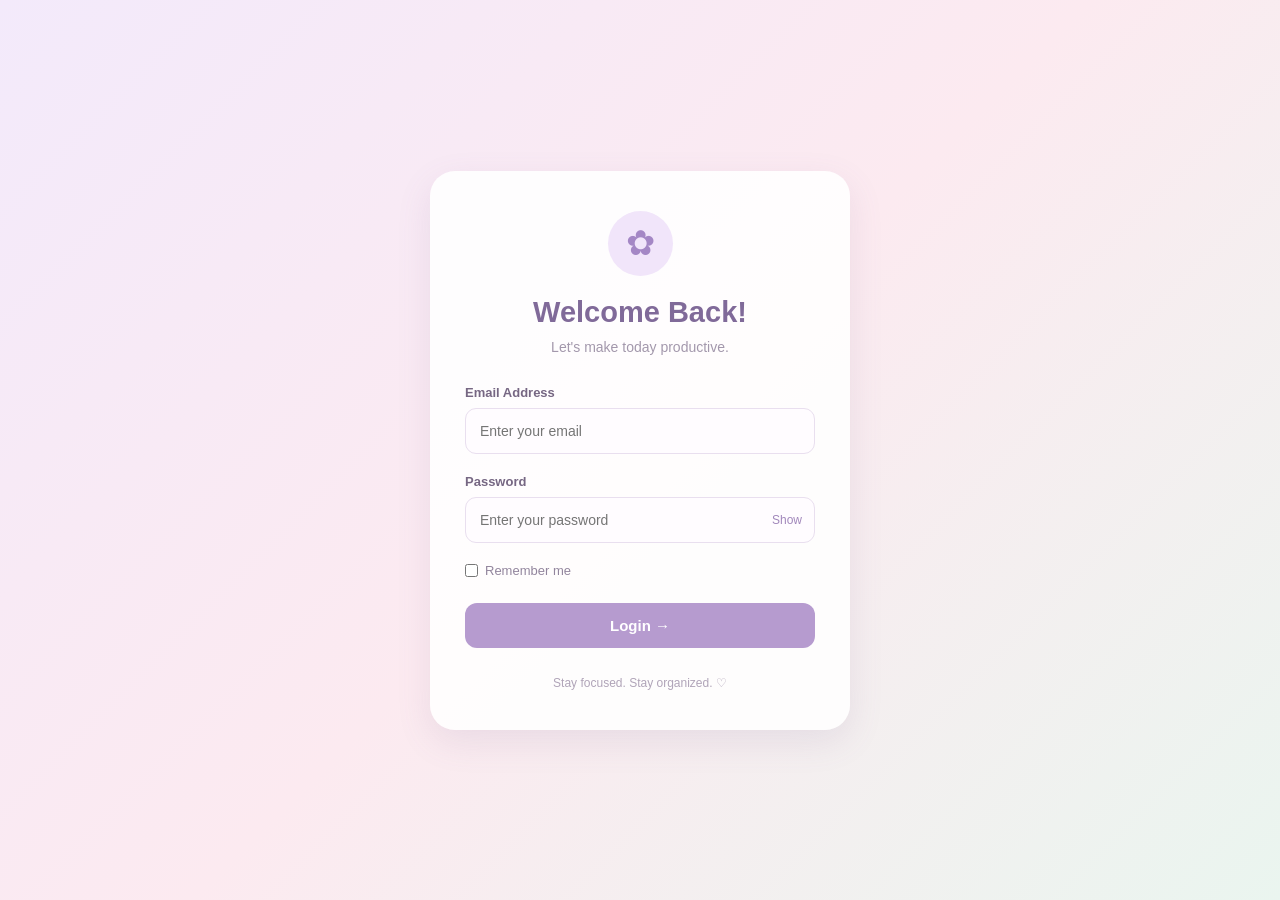
<file: Dynamic-Task-Manager/index.html>
<!DOCTYPE html>
<html lang="en">

<head>
    <meta charset="UTF-8">
    <meta name="viewport" content="width=device-width, initial-scale=1.0">

    <title>My Task Manager</title>

    <!-- Connect CSS file -->
    <link rel="stylesheet" href="style.css">

    <!-- Check login before opening dashboard -->
    <script>
        if (sessionStorage.getItem("taskManagerLoggedIn") !== "true") {
            window.location.href = "login.html";
        }
    </script>

</head>

<body>

    <!-- Main Container -->
    <div class="container">

        <!-- Page Header -->
        <header>

            <h1>My Task Manager ♡</h1>

            <p>Organize your day, achieve your goals!</p>

            <button type="button" id="logoutButton">
                Logout
            </button>

        </header>


        <!-- Dashboard Section -->
        <section class="dashboard">

            <!-- Total Tasks -->
            <div class="stat-card">

                <h3>Total Tasks</h3>

                <p id="totalTasks">0</p>

            </div>


            <!-- Active Tasks -->
            <div class="stat-card">

                <h3>Active Tasks</h3>

                <p id="activeTasks">0</p>

            </div>


            <!-- Completed Tasks -->
            <div class="stat-card">

                <h3>Completed Tasks</h3>

                <p id="completedTasks">0</p>

            </div>

        </section>


        <!-- Add New Task Section -->
        <section class="add-task">

            <h2>Add New Task</h2>

            <form id="taskForm">

                <!-- Task Name -->
                <input
                    type="text"
                    id="taskInput"
                    placeholder="Enter your task..."
                    required
                >

                <!-- Select Category -->
                <select id="taskCategory">

                    <option value="Work">Work</option>

                    <option value="Personal">Personal</option>

                    <option value="Study">Study</option>

                </select>

                <!-- Select Due Date -->
                <input
                    type="date"
                    id="taskDate"
                >

                <!-- Add Button -->
                <button type="submit">
                    + Add Task
                </button>

            </form>

        </section>


        <!-- Search Tasks -->
        <section class="search-section">

            <input
                type="text"
                id="searchInput"
                placeholder="Search your tasks..."
            >

        </section>


        <!-- Category Filter -->
        <section class="category-section">

            <select id="categoryFilter">

                <option value="all">All Categories</option>

                <option value="Work">Work</option>

                <option value="Personal">Personal</option>

                <option value="Study">Study</option>

            </select>

        </section>


        <!-- Task Status Filters -->
        <section class="filters">

            <button
                class="filter-btn active"
                data-filter="all"
                type="button"
            >
                All
            </button>

            <button
                class="filter-btn"
                data-filter="active"
                type="button"
            >
                Active
            </button>

            <button
                class="filter-btn"
                data-filter="completed"
                type="button"
            >
                Completed
            </button>

        </section>


        <!-- My Tasks Section -->
        <section class="task-section">

            <h2>My Tasks</h2>

            <!-- Tasks will be displayed here -->
            <div id="taskList">

                <p id="emptyMessage">
                    No tasks yet. Add your first task!
                </p>

            </div>

        </section>


    </div>


    <!-- Connect JavaScript File -->
    <script src="script.js"></script>


    <!-- Logout Function -->
    <script>

        const logoutButton = document.getElementById("logoutButton");

        logoutButton.addEventListener("click", function() {

            sessionStorage.removeItem("taskManagerLoggedIn");

            sessionStorage.removeItem("taskManagerEmail");

            window.location.href = "login.html";

        });

    </script>

</body>
</html>
</file>
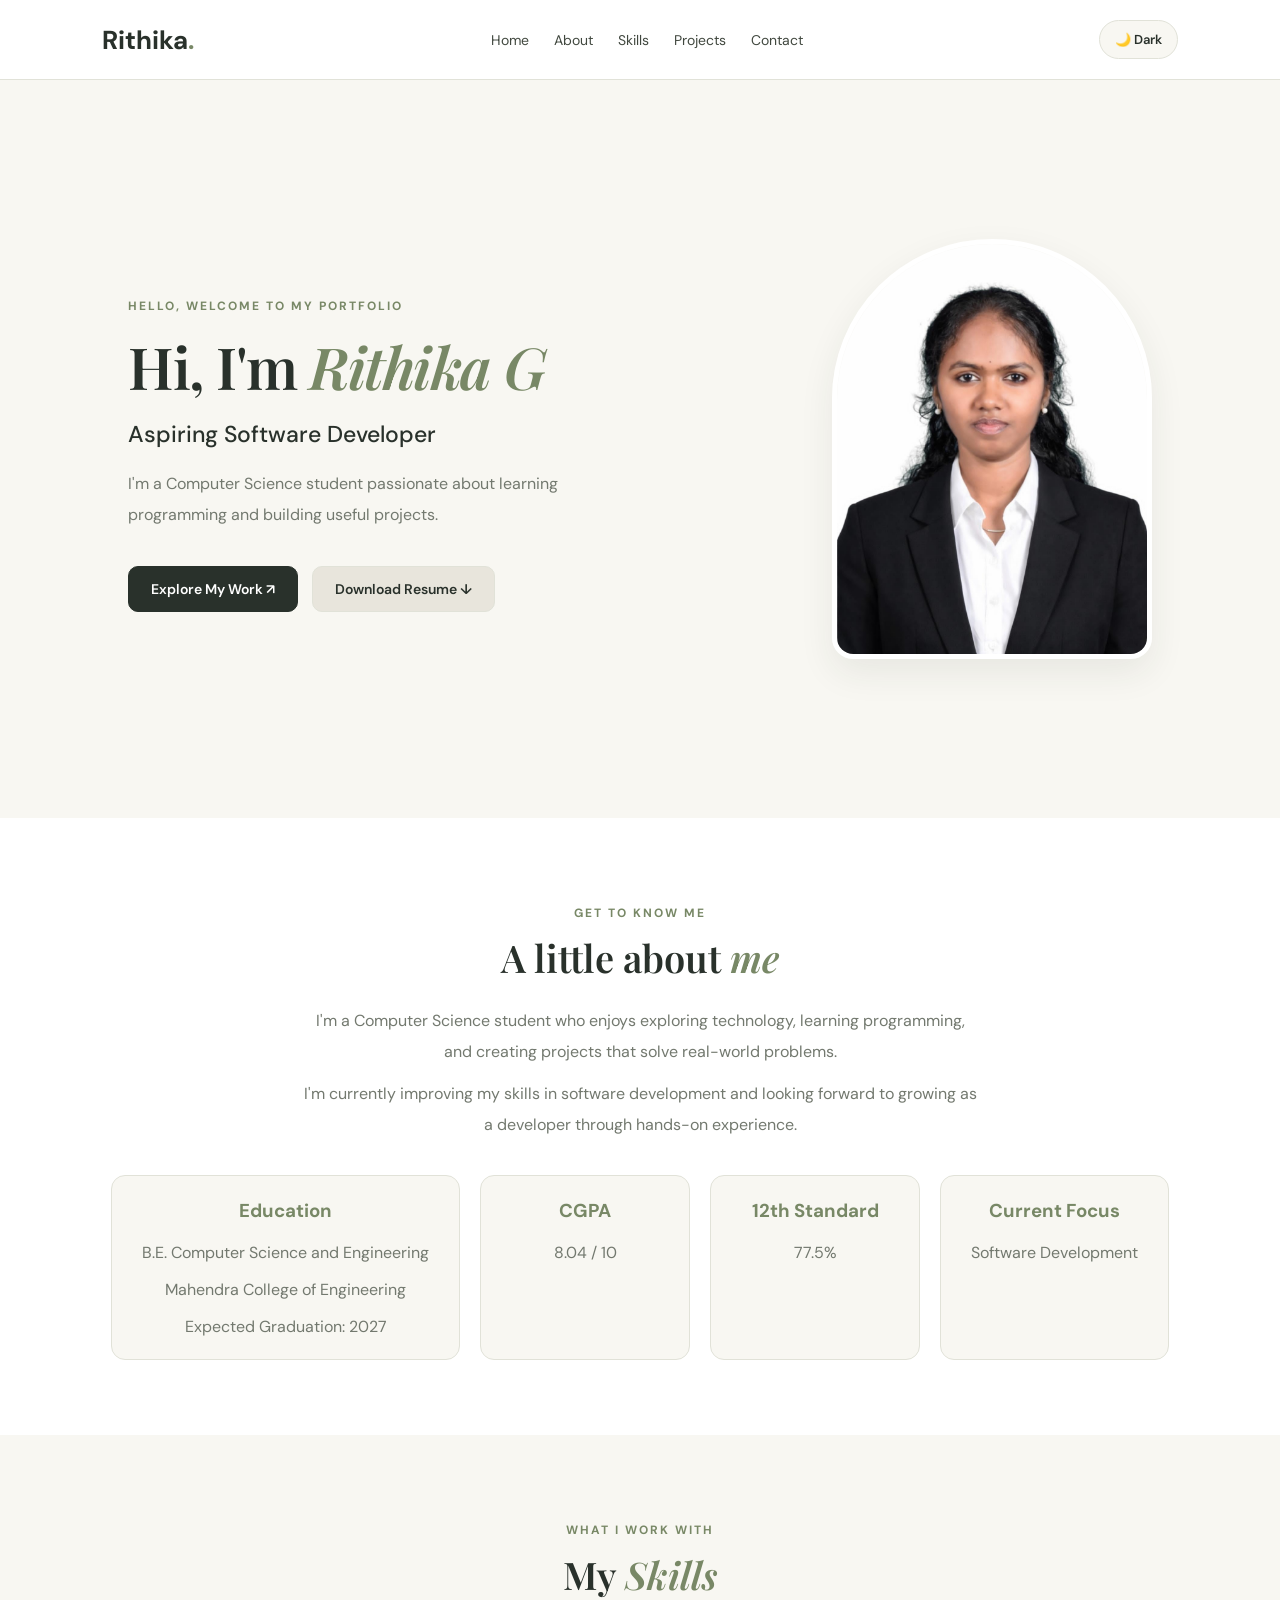
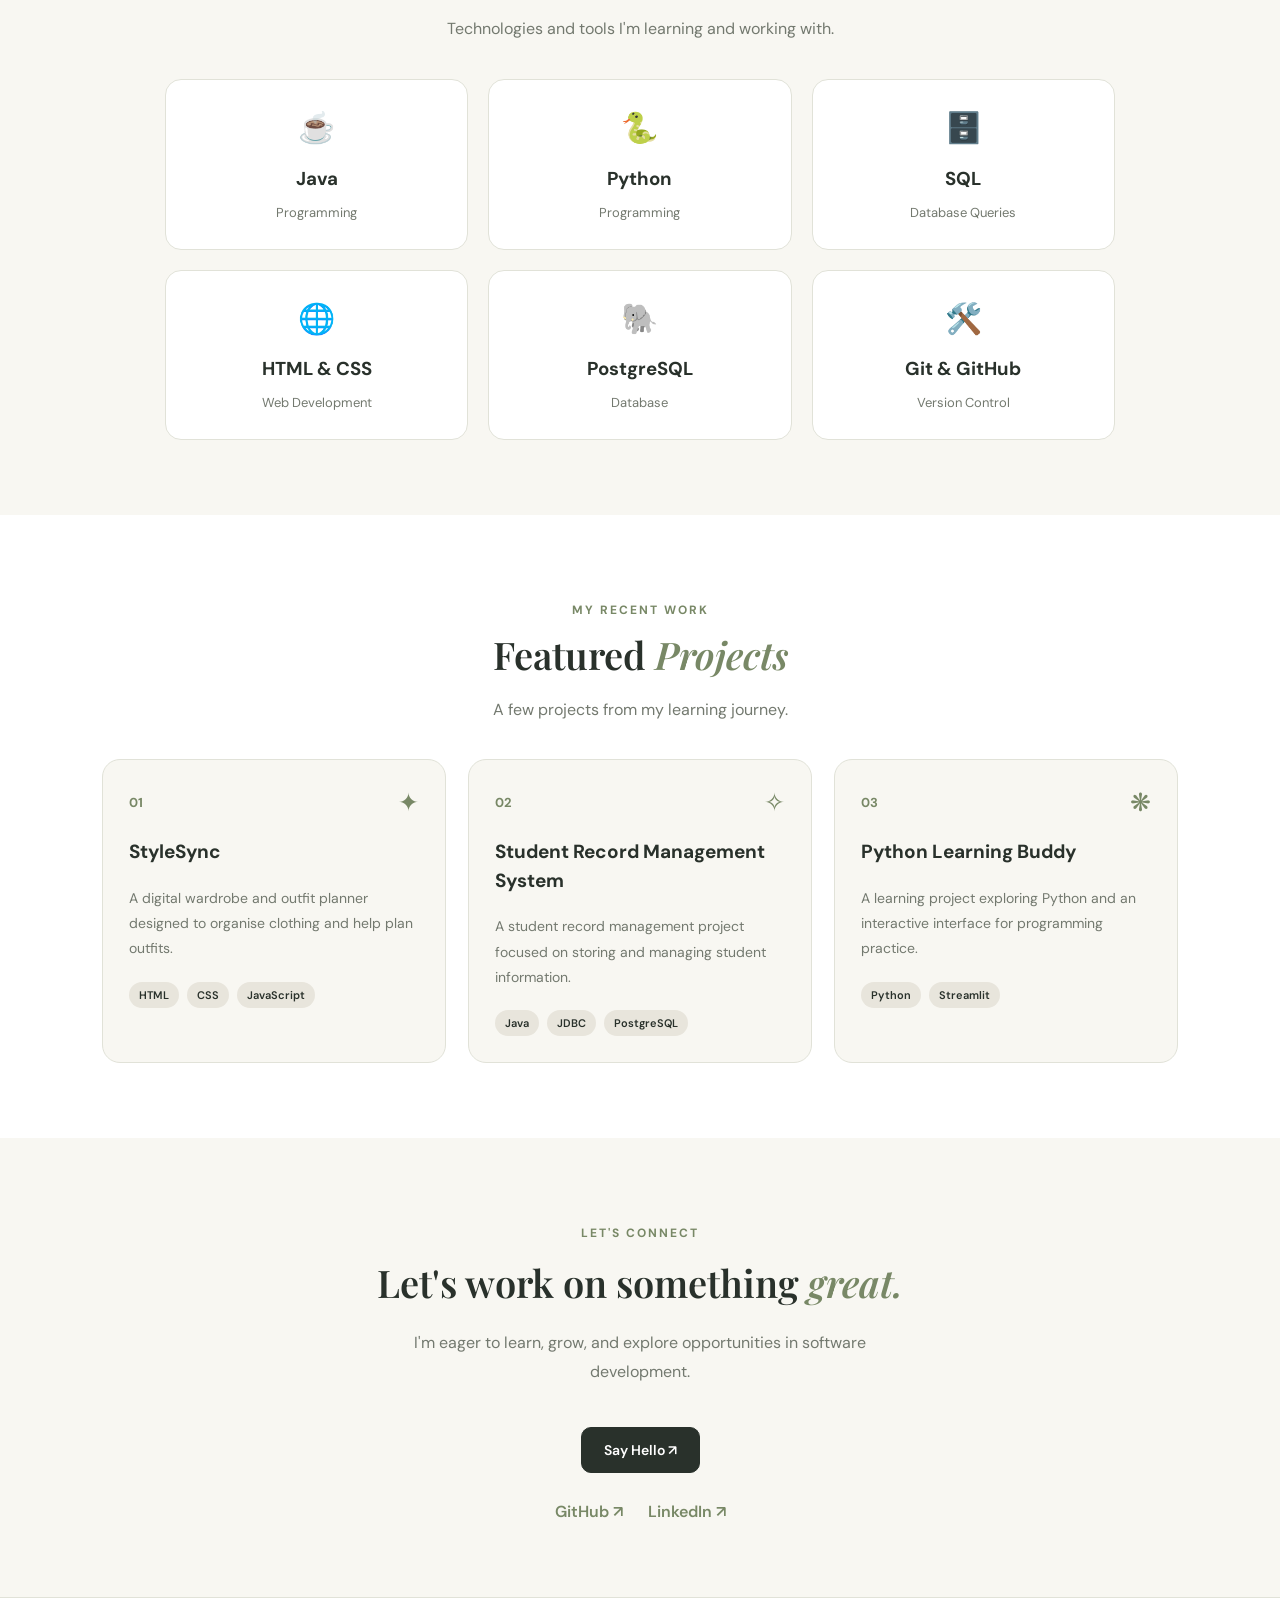
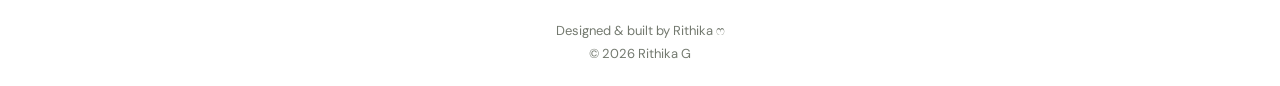
<file: Portfolio/index.html>
<!DOCTYPE html>
<html lang="en">
<head>
    <meta charset="UTF-8">
    <meta name="viewport" content="width=device-width, initial-scale=1.0">
    <title>Rithika | Portfolio</title>
    <link rel="icon" type="image/svg+xml" href="./favicon.svg">
    <link rel="stylesheet" href="./style.css">

    <link rel="preconnect" href="https://fonts.googleapis.com">
    <link rel="preconnect" href="https://fonts.gstatic.com" crossorigin>
    <link href="https://fonts.googleapis.com/css2?family=DM+Sans:wght@400;500;600;700&family=Playfair+Display:ital,wght@0,500;0,600;0,700;1,500;1,600&display=swap" rel="stylesheet">

</head>

<body>

    <nav class="navbar">
        <a href="#home" class="logo">Rithika<span>.</span></a>

        <div class="nav-links">
            <a href="#home">Home</a>
            <a href="#about">About</a>
            <a href="#skills">Skills</a>
            <a href="#projects">Projects</a>
            <a href="#contact">Contact</a>
        </div>

    <button id="theme-toggle" class="theme-toggle"
        type="button" aria-label="Switch to dark mode">
        🌙 Dark
    </button>

    </nav>

    <section id="home" class="hero">

        <div class="hero-text">
            <p class="intro">HELLO, WELCOME TO MY PORTFOLIO</p>

            <h1>Hi, I'm <span>Rithika G</span></h1>

            <h2>Aspiring Software Developer</h2>

            <p class="description">
                I'm a Computer Science student passionate about
                learning programming and building useful projects.
            </p>

            <a href="#projects" class="primary-btn">Explore My Work ↗</a>
            <a href="Rithika G - Resume.pdf"
   class="resume-button"
   download>
    Download Resume ↓
</a>
        </div>

        <div class="hero-image">
           <img
               src="images/rithika.jpg"
               alt="Rithika - Aspiring Software Developer"
               class="profile-photo"
    >
</div>

    </section>

    

<section id="about" class="about-section">

    <p class="section-label">GET TO KNOW ME</p>

    <h2>A little about <span>me</span></h2>

    <p class="about-description">
        I'm a Computer Science student who enjoys exploring
        technology, learning programming, and creating projects
        that solve real-world problems.
    </p>

    <p class="about-description">
        I'm currently improving my skills in software development
        and looking forward to growing as a developer through
        hands-on experience.
    </p>

    <div class="about-details">

        <div class="detail-card">
            <h3>Education</h3>
            <p>B.E. Computer Science and Engineering</p>
            <p>Mahendra College of Engineering</p>
            <p>Expected Graduation: 2027</p>
        </div>

        <div class="detail-card">
            <h3>CGPA</h3>
            <p>8.04 / 10</p>
        </div>

        <div class="detail-card">
            <h3>12th Standard</h3>
            <p>77.5%</p>
        </div>

        <div class="detail-card">
            <h3>Current Focus</h3>
            <p>Software Development</p>
        </div>

    </div>

</section>



<section id="skills" class="skills-section">

    <p class="section-label">WHAT I WORK WITH</p>

    <h2>My <span>Skills</span></h2>

    <p class="skills-description">
        Technologies and tools I'm learning and working with.
    </p>

    <div class="skills-grid">

        <div class="skill-card">
            <span class="skill-icon">☕</span>
            <h3>Java</h3>
            <p>Programming</p>
        </div>

        <div class="skill-card">
            <span class="skill-icon">🐍</span>
            <h3>Python</h3>
            <p>Programming</p>
        </div>

        <div class="skill-card">
            <span class="skill-icon">🗄️</span>
            <h3>SQL</h3>
            <p>Database Queries</p>
        </div>

        <div class="skill-card">
            <span class="skill-icon">🌐</span>
            <h3>HTML & CSS</h3>
            <p>Web Development</p>
        </div>

        <div class="skill-card">
            <span class="skill-icon">🐘</span>
            <h3>PostgreSQL</h3>
            <p>Database</p>
        </div>

        <div class="skill-card">
            <span class="skill-icon">🛠️</span>
            <h3>Git & GitHub</h3>
            <p>Version Control</p>
        </div>

    </div>

</section>


<section id="projects" class="projects-section">

    <p class="section-label">MY RECENT WORK</p>

    <h2>Featured <span>Projects</span></h2>

    <p class="projects-description">
        A few projects from my learning journey.
    </p>

    <div class="projects-grid">

        <div class="project-card">
            <div class="project-top">
                <span class="project-number">01</span>
                <span class="project-symbol">✦</span>
            </div>

            <h3>StyleSync</h3>

            <p>
                A digital wardrobe and outfit planner designed
                to organise clothing and help plan outfits.
            </p>

            <div class="project-tags">
                <span>HTML</span>
                <span>CSS</span>
                <span>JavaScript</span>
            </div>
        </div>

        <div class="project-card">
            <div class="project-top">
                <span class="project-number">02</span>
                <span class="project-symbol">✧</span>
            </div>

            <h3>Student Record Management System</h3>

            <p>
                A student record management project focused on
                storing and managing student information.
            </p>

            <div class="project-tags">
                <span>Java</span>
                <span>JDBC</span>
                <span>PostgreSQL</span>
            </div>
        </div>

        <div class="project-card">
            <div class="project-top">
                <span class="project-number">03</span>
                <span class="project-symbol">❋</span>
            </div>

            <h3>Python Learning Buddy</h3>

            <p>
                A learning project exploring Python and an
                interactive interface for programming practice.
            </p>

            <div class="project-tags">
                <span>Python</span>
                <span>Streamlit</span>
            </div>
        </div>

    </div>

</section>


<section id="contact" class="contact-section">

    <p class="section-label">LET'S CONNECT</p>

    <h2>Let's work on something <span>great.</span></h2>

    <p class="contact-description">
        I'm eager to learn, grow, and explore opportunities
        in software development.
    </p>

    <a href="mailto:glrithikaofficial@gmail.com"
       class="primary-btn">
        Say Hello ↗
    </a>

    <div class="social-links">
        <a href="https://github.com/Rithika135"
           target="_blank" rel="noopener noreferrer">GitHub ↗</a>

        <a href="https://linkedin.com/in/rithika-g-1439122a4"
           target="_blank" rel="noopener noreferrer">LinkedIn ↗</a>
    </div>

</section>

<footer class="footer">
    <p>Designed & built by Rithika ෆ</p>
    <p>© 2026 Rithika G</p>
</footer>

<script src="script.js"></script>

</body>

</html>
</file>
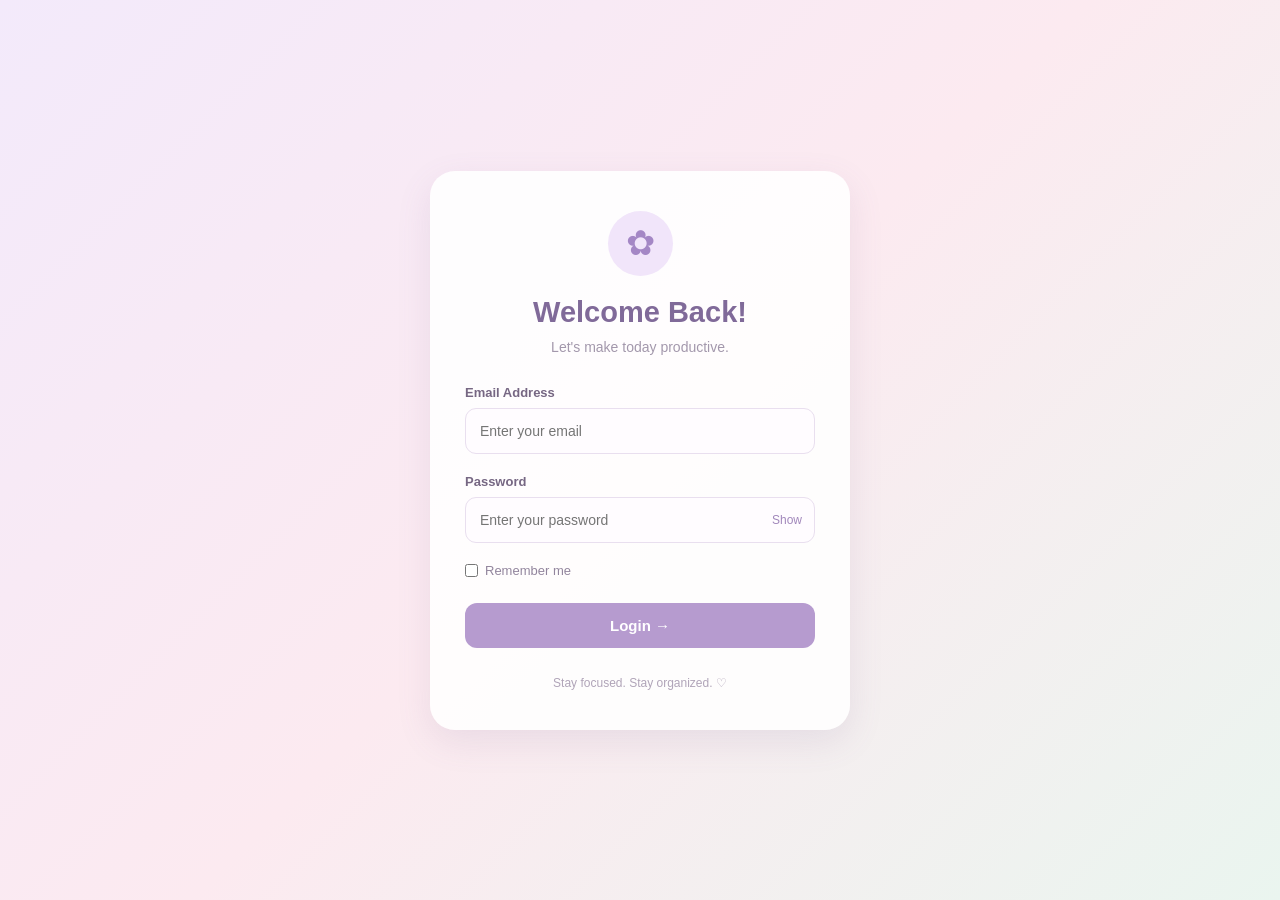
<file: Dynamic-Task-Manager/login.html>
<!DOCTYPE html>
<html lang="en">

<head>
    <meta charset="UTF-8">
    <meta name="viewport" content="width=device-width, initial-scale=1.0">

    <title>Login | My Task Manager</title>

    <link rel="stylesheet" href="login.css">
</head>

<body>

    <div class="login-container">

        <div class="login-card">

            <div class="logo">✿</div>

            <h1>Welcome Back!</h1>

            <p class="subtitle">
                Let's make today productive.
            </p>

            <form id="loginForm">

                <div class="input-group">
                    <label for="email">Email Address</label>

                    <input
                        type="email"
                        id="email"
                        placeholder="Enter your email"
                        required
                    >
                </div>

                <div class="input-group">
                    <label for="password">Password</label>

                    <div class="password-box">
                        <input
                            type="password"
                            id="password"
                            placeholder="Enter your password"
                            required
                        >

                        <span id="togglePassword">Show</span>
                    </div>
                </div>

                <div class="options">
                    <label class="remember">
                        <input type="checkbox" id="remember">
                        Remember me
                    </label>
                </div>

                <button type="submit" id="loginButton">
                    Login →
                </button>

                <p id="message"></p>

            </form>

            <p class="footer-text">
                Stay focused. Stay organized. ♡
            </p>

        </div>

    </div>

    <script src="login.js"></script>

</body>
</html>
</file>
<file: Dynamic-Task-Manager/style.css>
/* =========================================
   TASK MANAGER - PASTEL THEME
   Colours: Lavender, Pink, Mint and Cream
========================================= */


/* 1. BASIC RESET */

* {
    margin: 0;
    padding: 0;
    box-sizing: border-box;
}


/* 2. BODY DESIGN */

body {
    font-family: 'Segoe UI', Arial, sans-serif;
    background-color: #FFF9F7;
    color: #554B63;
    min-height: 100vh;
    padding: 30px 15px;
}


/* 3. MAIN CONTAINER */

.container {
    max-width: 1000px;
    margin: 0 auto;
}


/* 4. HEADER */

header {
    text-align: center;
    margin-bottom: 35px;
}

header h1 {
    font-size: 36px;
    color: #9278B5;
    margin-bottom: 10px;
}

header p {
    color: #A397AC;
    font-size: 15px;
}


/* LOGOUT BUTTON */

#logoutButton {
    background-color: #F5D5DE;
    color: #A65F76;
    border: none;
    padding: 10px 20px;
    border-radius: 10px;
    margin-top: 15px;
    cursor: pointer;
    font-size: 14px;
    font-weight: bold;
}

#logoutButton:hover {
    background-color: #EDC2D0;
    transform: translateY(-2px);
}


/* 5. DASHBOARD */

.dashboard {
    display: grid;
    grid-template-columns: repeat(3, 1fr);
    gap: 20px;
    margin-bottom: 30px;
}

.stat-card {
    background-color: #F0E8FA;
    border: 1px solid #E6D9F2;
    padding: 25px;
    border-radius: 20px;
    text-align: center;
    box-shadow: 0 5px 18px rgba(130, 105, 155, 0.07);
    transition: 0.3s;
}

.stat-card:nth-child(2) {
    background-color: #FCEAF0;
    border-color: #F5DCE5;
}

.stat-card:nth-child(3) {
    background-color: #E8F5ED;
    border-color: #D6EBDD;
}

.stat-card:hover {
    transform: translateY(-5px);
    box-shadow: 0 8px 20px rgba(130, 105, 155, 0.12);
}

.stat-card h3 {
    font-size: 15px;
    color: #82758E;
    margin-bottom: 12px;
}

.stat-card p {
    font-size: 30px;
    font-weight: bold;
    color: #9278B5;
}

.stat-card:nth-child(2) p {
    color: #C17F9A;
}

.stat-card:nth-child(3) p {
    color: #6FAD8B;
}


/* 6. ADD TASK SECTION */

.add-task {
    background-color: #FCEEF3;
    padding: 25px;
    border: 1px solid #F5DFE8;
    border-radius: 20px;
    margin-bottom: 25px;
    box-shadow: 0 5px 18px rgba(170, 120, 145, 0.06);
}

.add-task h2 {
    font-size: 21px;
    color: #80658F;
    margin-bottom: 20px;
}


/* TASK FORM */

#taskForm {
    display: grid;
    grid-template-columns: 2fr 1fr 1fr auto;
    gap: 12px;
}


/* 7. INPUTS AND SELECT BOXES */

input,
select {
    width: 100%;
    padding: 13px;
    border: 1px solid #E7DCEB;
    border-radius: 11px;
    outline: none;
    font-size: 14px;
    background-color: #FFFEFF;
    color: #554B63;
    transition: 0.3s;
}

input:focus,
select:focus {
    border-color: #B99BD4;
    box-shadow: 0 0 0 3px rgba(185, 155, 212, 0.15);
}


/* ADD TASK BUTTON */

#taskForm button {
    background-color: #B69BCF;
    color: white;
    border: none;
    padding: 13px 20px;
    border-radius: 11px;
    cursor: pointer;
    font-size: 14px;
    font-weight: bold;
    transition: 0.3s;
}

#taskForm button:hover {
    background-color: #9D7EBB;
    transform: translateY(-2px);
}


/* 8. SEARCH SECTION */

.search-section {
    margin-bottom: 20px;
}

#searchInput {
    background-color: white;
    padding: 15px;
    border-radius: 12px;
    border: 1px solid #E8DDEC;
}


/* 9. CATEGORY FILTER */

#categoryFilter {
    width: 100%;
    max-width: 300px;
    padding: 13px;
    margin-bottom: 20px;
    border: 1px solid #E7DCEB;
    border-radius: 11px;
    background-color: white;
    color: #9278B5;
    font-size: 14px;
    cursor: pointer;
}


/* 10. FILTER BUTTONS */

.filters {
    display: flex;
    gap: 12px;
    margin-bottom: 25px;
    flex-wrap: wrap;
}

.filter-btn {
    padding: 10px 22px;
    border: 1px solid #E9DDF0;
    border-radius: 20px;
    background-color: #F4EDF9;
    color: #89739D;
    cursor: pointer;
    font-size: 14px;
    transition: 0.3s;
}

.filter-btn:hover {
    background-color: #E8DDF3;
    transform: translateY(-2px);
}

.filter-btn.active {
    background-color: #B69BCF;
    border-color: #B69BCF;
    color: white;
}


/* 11. TASK SECTION */

.task-section {
    background-color: white;
    padding: 25px;
    border: 1px solid #F0E8EF;
    border-radius: 20px;
    min-height: 180px;
    box-shadow: 0 5px 18px rgba(130, 105, 155, 0.06);
}

.task-section h2 {
    font-size: 21px;
    color: #80658F;
    margin-bottom: 20px;
}


/* EMPTY TASK MESSAGE */

#emptyMessage,
.empty-message {
    color: #AA9DB1;
    text-align: center;
    padding: 30px 10px;
}


/* 12. TASK CARDS */

.task-card {
    display: flex;
    justify-content: space-between;
    align-items: center;
    gap: 15px;
    padding: 20px;
    margin-bottom: 15px;
    background-color: #F3EDFA;
    border: 1px solid #E6DCF0;
    border-radius: 16px;
    box-shadow: 0 3px 12px rgba(130, 105, 155, 0.06);
    animation: fadeIn 0.3s ease;
    transition: 0.3s;
    cursor: grab;
}

.task-card:nth-child(even) {
    background-color: #EDF7F0;
    border-color: #DCEEE1;
}

.task-card:hover {
    transform: translateY(-3px);
    box-shadow: 0 7px 18px rgba(130, 105, 155, 0.10);
}

.task-card:active {
    cursor: grabbing;
}


/* WHEN DRAGGING A TASK */

.task-card.dragging {
    opacity: 0.4;
    border: 2px dashed #B69BCF;
}


/* TASK DETAILS */

.task-info {
    flex: 1;
    min-width: 0;
}

.task-info h3 {
    font-size: 18px;
    margin-bottom: 9px;
    color: #62536F;
    overflow-wrap: anywhere;
}

.task-info p {
    color: #978AA1;
    font-size: 13px;
    margin-bottom: 4px;
}


/* 13. TASK ACTION BUTTONS */

.task-actions {
    display: flex;
    gap: 8px;
    flex-wrap: wrap;
}

.task-actions button {
    border: none;
    padding: 10px 14px;
    border-radius: 10px;
    cursor: pointer;
    font-size: 12px;
    font-weight: bold;
    transition: 0.3s;
}


/* COMPLETE BUTTON */

.complete-btn {
    background-color: #C5E8D3;
    color: #47765B;
}


/* EDIT BUTTON */

.edit-btn {
    background-color: #E3D4F2;
    color: #72578D;
}


/* DELETE BUTTON */

.delete-btn {
    background-color: #F5D5DE;
    color: #A65F76;
}


/* BUTTON HOVER */

.task-actions button:hover {
    opacity: 0.85;
    transform: translateY(-2px);
}


/* 14. COMPLETED TASK */

.task-card.completed {
    background-color: #E7F4EA;
    border-color: #D1E8D7;
    opacity: 0.85;
}

.task-card.completed h3 {
    text-decoration: line-through;
    color: #92A495;
}


/* 15. ANIMATIONS */

@keyframes fadeIn {

    from {
        opacity: 0;
        transform: translateY(10px);
    }

    to {
        opacity: 1;
        transform: translateY(0);
    }

}


@keyframes completionEffect {

    0% {
        transform: scale(1);
    }

    50% {
        transform: scale(1.04);
    }

    100% {
        transform: scale(1);
    }

}


.task-card.completion-animation {
    animation: completionEffect 0.4s ease;
}


.stat-card,
.add-task,
.task-section {
    animation: fadeIn 0.5s ease;
}


/* 16. BUTTON FOCUS */

button {
    font-family: inherit;
}

button:focus-visible {
    outline: 3px solid #D6C1E9;
    outline-offset: 3px;
}


/* 17. RESPONSIVE DESIGN - TABLET */

@media (max-width: 768px) {

    body {
        padding: 20px 12px;
    }

    header h1 {
        font-size: 28px;
    }

    .dashboard {
        grid-template-columns: 1fr;
        gap: 12px;
    }

    #taskForm {
        grid-template-columns: 1fr;
    }

    .filters {
        justify-content: center;
    }

    .task-section,
    .add-task {
        padding: 18px;
    }

}


/* 18. RESPONSIVE DESIGN - MOBILE */

@media (max-width: 600px) {

    .task-card {
        align-items: flex-start;
        flex-direction: column;
    }

    .task-actions {
        width: 100%;
    }

    .task-actions button {
        flex: 1;
    }

    #categoryFilter {
        max-width: 100%;
    }

    header h1 {
        font-size: 25px;
    }

}


/* 19. SMOOTH TRANSITIONS */

input,
select,
button,
.task-card,
.stat-card {
    transition: all 0.3s ease;
}
</file>
<file: Portfolio/style.css>
/* =========================
   1. GLOBAL STYLES
========================= */

:root {
    --background: #F8F7F2;
    --surface: #FFFFFF;
    --sage: #A3B18A;
    --sage-dark: #788866;
    --charcoal: #29312B;
    --text: #41483F;
    --muted: #73796F;
    --beige: #E8E5DC;
    --border: #E1E2D8;
    --shadow: rgba(41, 49, 43, 0.08);
}

* {
    box-sizing: border-box;
}

html {
    scroll-behavior: smooth;
    scroll-padding-top: 80px;
}

body {
    margin: 0;
    font-family: 'DM Sans', sans-serif;
    background-color: var(--background);
    color: var(--charcoal);
    transition: background-color 0.3s ease, color 0.3s ease;
}

a {
    transition: all 0.25s ease;
}

section {
    scroll-margin-top: 70px;
}

/* =========================
   2. NAVIGATION
========================= */

.navbar {
    display: flex;
    justify-content: space-between;
    align-items: center;
    gap: 24px;
    padding: 20px 8%;
    background-color: var(--surface);
    border-bottom: 1px solid var(--border);
    position: sticky;
    top: 0;
    z-index: 100;
}

.logo {
    font-size: 26px;
    font-weight: 700;
    color: var(--charcoal);
    text-decoration: none;
    white-space: nowrap;
}

.logo span {
    color: var(--sage-dark);
}

.nav-links {
    display: flex;
    align-items: center;
    flex-wrap: wrap;
    gap: 25px;
}

.nav-links a {
    color: var(--text);
    text-decoration: none;
    font-size: 14px;
}

.nav-links a:hover {
    color: var(--sage-dark);
}

.theme-toggle {
    padding: 10px 15px;
    border: 1px solid var(--border);
    border-radius: 25px;
    background-color: var(--background);
    color: var(--charcoal);
    font-family: inherit;
    font-size: 13px;
    font-weight: 600;
    cursor: pointer;
    white-space: nowrap;
}

.theme-toggle:hover {
    background-color: var(--beige);
    transform: translateY(-2px);
}

/* =========================
   3. HERO SECTION
========================= */

.hero {
    min-height: 82vh;
    display: flex;
    align-items: center;
    justify-content: space-between;
    gap: 60px;
    padding: 75px 10%;
}

.hero-text {
    max-width: 570px;
}

.intro,
.section-label {
    color: var(--sage-dark);
    font-size: 12px;
    font-weight: 700;
    letter-spacing: 2px;
}

.hero h1,
section h2 {
    font-family: 'Playfair Display', serif;
    font-weight: 600;
}

.hero h1 {
    font-size: clamp(38px, 5vw, 58px);
    line-height: 1.2;
    letter-spacing: -1.5px;
    margin: 18px 0;
}

.hero h1 span {
    color: var(--sage-dark);
    font-style: italic;
}

.hero h2 {
    font-family: 'DM Sans', sans-serif;
    font-size: 23px;
    font-weight: 500;
}

.description {
    max-width: 460px;
    color: var(--muted);
    line-height: 1.9;
}

.primary-btn,
.resume-button {
    display: inline-block;
    margin-top: 20px;
    padding: 13px 22px;
    border-radius: 10px;
    font-family: inherit;
    font-size: 14px;
    font-weight: 600;
    text-decoration: none;
}

.primary-btn {
    background-color: var(--charcoal);
    color: #FFFFFF;
    border: 1px solid var(--charcoal);
}

.primary-btn:hover {
    background-color: var(--sage-dark);
    border-color: var(--sage-dark);
    transform: translateY(-2px);
}

.resume-button {
    margin-left: 10px;
    background-color: var(--beige);
    color: var(--charcoal);
    border: 1px solid var(--border);
}

.resume-button:hover {
    background-color: var(--sage);
    transform: translateY(-2px);
}

.hero-image {
    width: 320px;
    flex-shrink: 0;
    display: flex;
    align-items: center;
    justify-content: center;
}

.profile-photo {
    display: block;
    width: 100%;
    max-width: 350px;
    height: 420px;
    object-fit: cover;
    object-position: center top;
    border-radius: 180px 180px 24px 24px;
    border: 5px solid var(--surface);
    box-shadow: 0 14px 35px var(--shadow);
}

/* =========================
   4. COMMON SECTION STYLES
========================= */

section:not(.hero) {
    padding: 75px 8%;
}

section h2 {
    font-size: 38px;
    line-height: 1.3;
}

section h2 span {
    color: var(--sage-dark);
    font-style: italic;
}

/* =========================
   5. ABOUT SECTION
========================= */

.about-section {
    background-color: var(--surface);
    text-align: center;
}

.about-section h2 {
    color: var(--charcoal);
    margin: 12px 0 24px;
}

.about-description {
    max-width: 680px;
    margin: 12px auto;
    color: var(--muted);
    line-height: 1.9;
}

.about-details {
    display: flex;
    justify-content: center;
    flex-wrap: wrap;
    gap: 20px;
    margin-top: 35px;
}

.detail-card {
    min-width: 210px;
    padding: 22px 30px;
    background-color: var(--background);
    border: 1px solid var(--border);
    border-radius: 14px;
}

.detail-card h3 {
    color: var(--sage-dark);
    margin-top: 0;
}

.detail-card p {
    color: var(--muted);
    margin-bottom: 0;
}

/* =========================
   6. SKILLS SECTION
========================= */

.skills-section {
    background-color: var(--background);
    text-align: center;
}

.skills-section h2 {
    margin: 12px 0;
}

.skills-description,
.projects-description {
    color: var(--muted);
    margin-bottom: 35px;
    line-height: 1.8;
}

.skills-grid {
    display: grid;
    grid-template-columns: repeat(3, minmax(0, 1fr));
    gap: 20px;
    max-width: 950px;
    margin: 0 auto;
}

.skill-card {
    padding: 28px 15px;
    background-color: var(--surface);
    border: 1px solid var(--border);
    border-radius: 16px;
    transition: transform 0.25s ease, box-shadow 0.25s ease;
}

.skill-card:hover {
    transform: translateY(-5px);
    box-shadow: 0 12px 28px var(--shadow);
    border-color: var(--sage);
}

.skill-icon {
    font-size: 30px;
}

.skill-card h3 {
    color: var(--charcoal);
    margin-bottom: 8px;
}

.skill-card p {
    color: var(--muted);
    font-size: 13px;
    margin-bottom: 0;
}

/* =========================
   7. PROJECTS SECTION
========================= */

.projects-section {
    background-color: var(--surface);
    text-align: center;
}

.projects-section h2 {
    margin: 12px 0;
}

.projects-grid {
    display: grid;
    grid-template-columns: repeat(3, minmax(0, 1fr));
    gap: 22px;
    max-width: 1100px;
    margin: 0 auto;
    text-align: left;
}

.project-card {
    padding: 26px;
    background-color: var(--background);
    border: 1px solid var(--border);
    border-radius: 18px;
    transition: transform 0.25s ease, box-shadow 0.25s ease;
}

.project-card:hover {
    transform: translateY(-5px);
    box-shadow: 0 12px 28px var(--shadow);
    border-color: var(--sage);
}

.project-top {
    display: flex;
    justify-content: space-between;
    align-items: center;
}

.project-number {
    color: var(--sage-dark);
    font-size: 13px;
    font-weight: 700;
}

.project-symbol {
    color: var(--sage-dark);
    font-size: 25px;
}

.project-card h3 {
    color: var(--charcoal);
    font-size: 19px;
    line-height: 1.5;
}

.project-card p {
    color: var(--muted);
    font-size: 14px;
    line-height: 1.8;
}

.project-tags {
    display: flex;
    flex-wrap: wrap;
    gap: 8px;
    margin-top: 20px;
}

.project-tags span {
    background-color: var(--beige);
    color: var(--charcoal);
    padding: 6px 10px;
    border-radius: 20px;
    font-size: 11px;
    font-weight: 600;
}

/* =========================
   8. CONTACT SECTION
========================= */

.contact-section {
    background-color: var(--background);
    text-align: center;
}

.contact-section h2 {
    max-width: 650px;
    margin: 15px auto;
    line-height: 1.4;
}

.contact-description {
    max-width: 500px;
    margin: 20px auto;
    color: var(--muted);
    line-height: 1.8;
}

.social-links {
    display: flex;
    justify-content: center;
    flex-wrap: wrap;
    gap: 25px;
    margin-top: 28px;
}

.social-links a {
    color: var(--sage-dark);
    text-decoration: none;
    font-weight: 600;
}

.social-links a:hover {
    color: var(--charcoal);
}

/* =========================
   9. FOOTER
========================= */

.footer {
    padding: 18px;
    text-align: center;
    background-color: var(--surface);
    border-top: 1px solid var(--border);
    color: var(--muted);
    font-size: 13px;
}

.footer p {
    margin: 6px 0;
}

/* =========================
   10. DARK MODE
========================= */

body.dark-mode {
    --background: #20251F;
    --surface: #292F28;
    --sage: #A3B18A;
    --sage-dark: #B9C9A3;
    --charcoal: #F0F1E9;
    --text: #E0E4DA;
    --muted: #B7BDB1;
    --beige: #373F34;
    --border: #424A3E;
    --shadow: rgba(0, 0, 0, 0.2);
}

body.dark-mode .profile-photo {
    border-color: var(--border);
}

body.dark-mode .primary-btn {
    background-color: var(--sage);
    border-color: var(--sage);
    color: #20251F;
}

body.dark-mode .primary-btn:hover {
    background-color: #B9C9A3;
}

body.dark-mode .resume-button {
    background-color: var(--beige);
    color: var(--charcoal);
    border-color: var(--border);
}

body.dark-mode .theme-toggle:hover {
    background-color: var(--beige);
}

body.dark-mode .project-tags span {
    color: var(--charcoal);
}

/* =========================
   11. TABLET RESPONSIVENESS
========================= */

@media (max-width: 950px) {
    .navbar {
        padding: 18px 5%;
        flex-wrap: wrap;
    }

    .hero {
        padding: 60px 6%;
        gap: 35px;
    }

    .hero-image {
        width: 280px;
    }

    .profile-photo {
        height: 370px;
    }

    .projects-grid {
        grid-template-columns: repeat(2, minmax(0, 1fr));
    }
}

/* =========================
   12. MOBILE RESPONSIVENESS
========================= */

@media (max-width: 650px) {
    .navbar {
        position: relative;
        flex-direction: column;
        gap: 16px;
        padding: 20px 5%;
    }

    .nav-links {
        justify-content: center;
        gap: 15px;
    }

    .nav-links a {
        font-size: 13px;
    }

    .hero {
        min-height: auto;
        flex-direction: column-reverse;
        text-align: center;
        padding: 45px 6% 60px;
        gap: 30px;
    }

    .hero-text {
        max-width: 100%;
    }

    .hero h1 {
        font-size: 39px;
    }

    .hero h2 {
        font-size: 20px;
    }

    .description {
        margin-left: auto;
        margin-right: auto;
    }

    .hero-image {
    width: 250px;
    flex-shrink: 0;
    display: flex;
    justify-content: center;
    align-items: center;
    }

    .profile-photo {
    display: block;
    width: 100%;
    max-width: 250px;
    height: 320px;
    object-fit: cover;
    object-position: center top;
    border-radius: 140px 140px 22px 22px;
    border: 4px solid var(--surface);
    box-shadow: 0 10px 25px var(--shadow);
    }

    .primary-btn,
    .resume-button {
        margin: 10px 4px 0;
        padding: 12px 16px;
        font-size: 13px;
    }

    section:not(.hero) {
        padding: 55px 6%;
    }

    section h2 {
        font-size: 32px;
    }

    .skills-grid {
        grid-template-columns: repeat(2, minmax(0, 1fr));
        gap: 12px;
    }

    .skill-card {
        padding: 22px 10px;
    }

    .projects-grid {
        grid-template-columns: 1fr;
        gap: 16px;
    }

    .project-card {
        padding: 23px;
    }

    .contact-section h2 {
        font-size: 30px;
    }

    .social-links {
        gap: 18px;
    }
}

@media (max-width: 360px) {
    .skills-grid {
        grid-template-columns: 1fr;
    }

    .hero h1 {
        font-size: 33px;
    }
}
</file>
<file: Dynamic-Task-Manager/login.css>
/* BASIC RESET */

* {
    margin: 0;
    padding: 0;
    box-sizing: border-box;
}

/* PAGE BACKGROUND */

body {
    font-family: 'Segoe UI', Arial, sans-serif;
    background: linear-gradient(
        135deg,
        #F3EAFB,
        #FCEAF0,
        #EAF5EF
    );

    min-height: 100vh;
    display: flex;
    justify-content: center;
    align-items: center;
    padding: 20px;
}

/* LOGIN CONTAINER */

.login-container {
    width: 100%;
    max-width: 420px;
}

/* LOGIN CARD */

.login-card {
    background: rgba(255, 255, 255, 0.9);
    padding: 40px 35px;
    border-radius: 25px;

    box-shadow: 0 12px 35px
        rgba(120, 95, 145, 0.12);

    text-align: center;
    animation: appear 0.7s ease;
}

/* LOGO */

.logo {
    width: 65px;
    height: 65px;
    background: #F1E5FA;
    color: #A487C5;

    border-radius: 50%;
    display: flex;
    justify-content: center;
    align-items: center;

    font-size: 35px;
    margin: 0 auto 20px;
}

/* HEADING */

.login-card h1 {
    color: #806A99;
    font-size: 29px;
    margin-bottom: 10px;
}

.subtitle {
    color: #A398AC;
    font-size: 14px;
    margin-bottom: 30px;
}

/* INPUT GROUP */

.input-group {
    text-align: left;
    margin-bottom: 20px;
}

.input-group label {
    display: block;
    color: #766783;
    font-size: 13px;
    font-weight: 600;
    margin-bottom: 8px;
}

.input-group input {
    width: 100%;
    padding: 14px;
    border: 1px solid #E9DFEF;
    border-radius: 11px;

    outline: none;
    background: #FFFCFF;
    color: #5B5065;
    font-size: 14px;
}

.input-group input:focus {
    border-color: #B99DD3;
    box-shadow: 0 0 0 3px
        rgba(185, 157, 211, 0.13);
}

/* PASSWORD */

.password-box {
    position: relative;
}

.password-box input {
    padding-right: 60px;
}

#togglePassword {
    position: absolute;
    right: 13px;
    top: 50%;
    transform: translateY(-50%);

    color: #A187BB;
    font-size: 12px;
    cursor: pointer;
}

/* REMEMBER ME */

.options {
    display: flex;
    justify-content: flex-start;
    margin: 5px 0 25px;
}

.remember {
    display: flex;
    align-items: center;
    gap: 7px;

    color: #92859D;
    font-size: 13px;
}

.remember input {
    accent-color: #B69BCF;
}

/* LOGIN BUTTON */

#loginButton {
    width: 100%;
    padding: 14px;

    background: #B69BCF;
    color: white;

    border: none;
    border-radius: 12px;

    font-size: 15px;
    font-weight: bold;
    cursor: pointer;

    transition: 0.3s ease;
}

#loginButton:hover {
    background: #9D7EBB;
    transform: translateY(-2px);
}

/* MESSAGE */

#message {
    font-size: 13px;
    margin-top: 15px;
    color: #B56D82;
}

/* FOOTER */

.footer-text {
    margin-top: 28px;
    color: #B0A4B8;
    font-size: 12px;
}

/* ANIMATION */

@keyframes appear {
    from {
        opacity: 0;
        transform: translateY(20px);
    }

    to {
        opacity: 1;
        transform: translateY(0);
    }
}

/* MOBILE RESPONSIVE */

@media (max-width: 480px) {

    .login-card {
        padding: 35px 22px;
    }

    .login-card h1 {
        font-size: 25px;
    }
}
</file>
